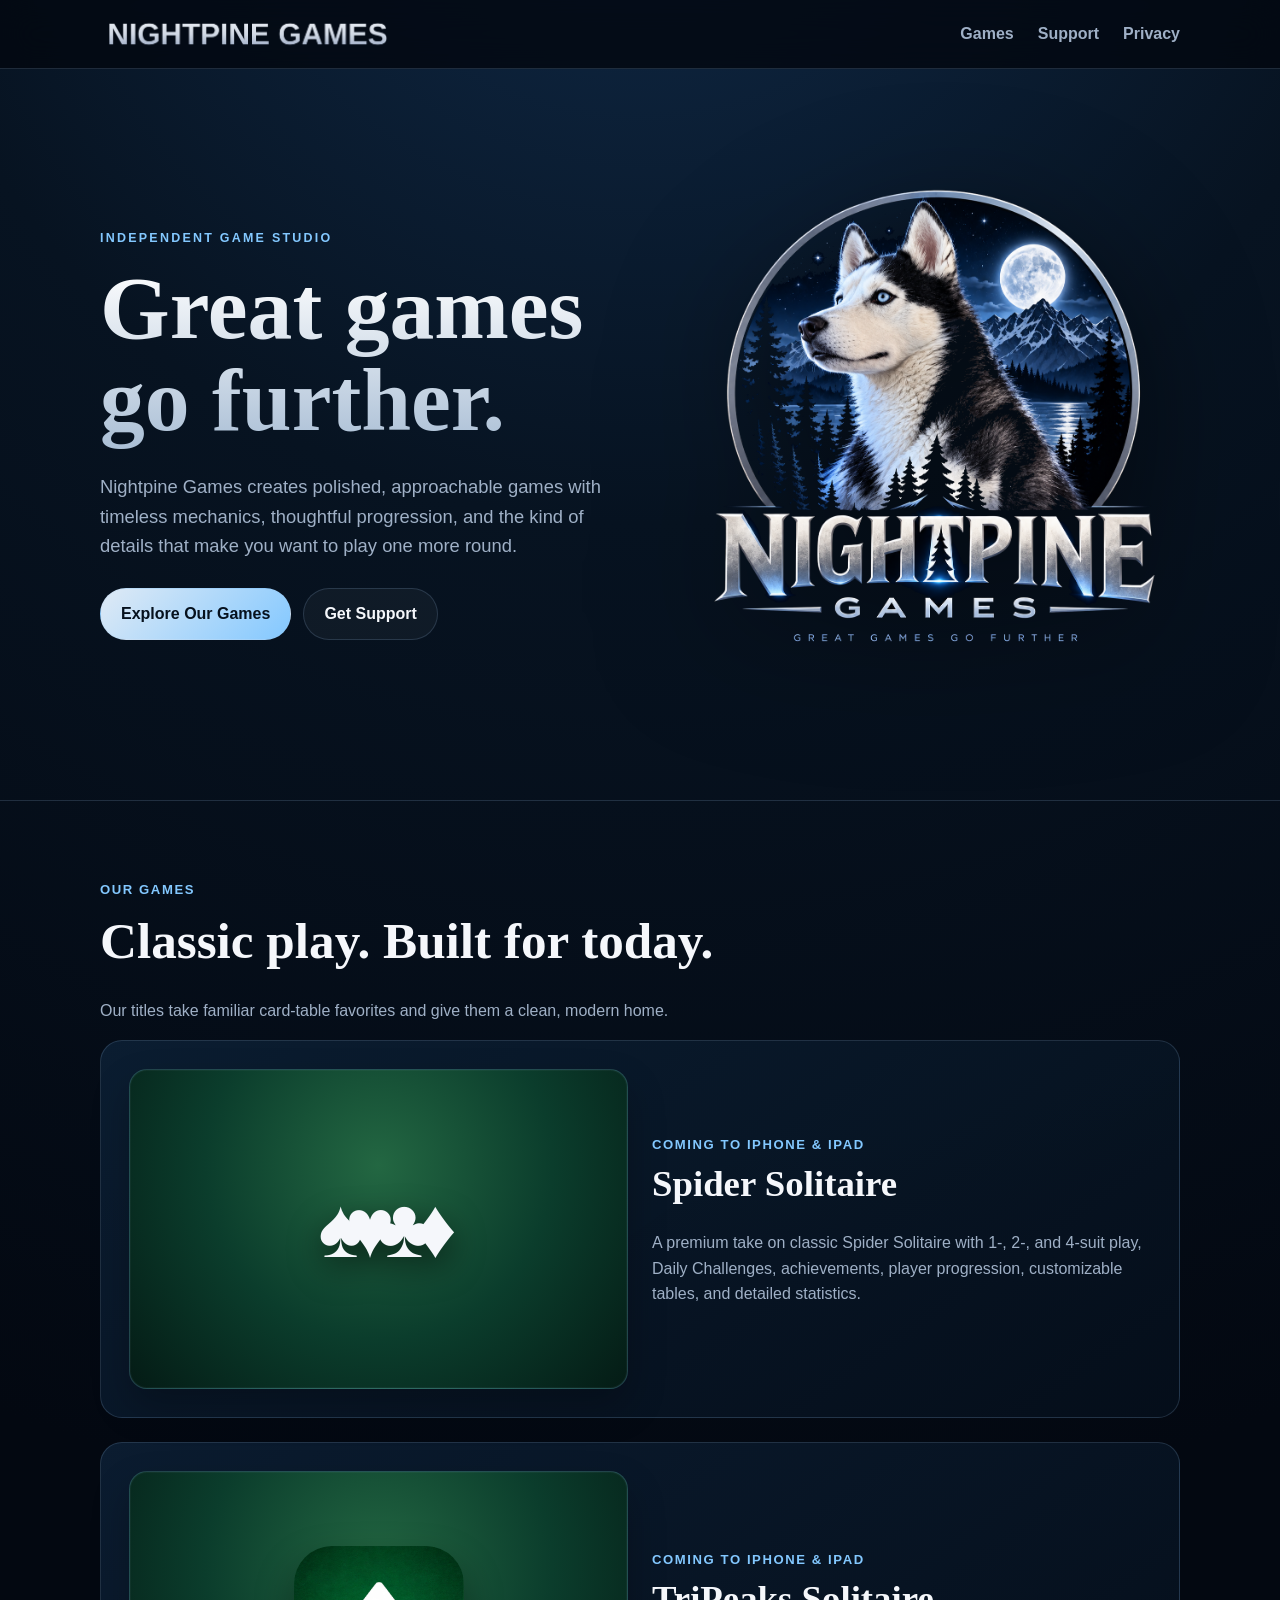
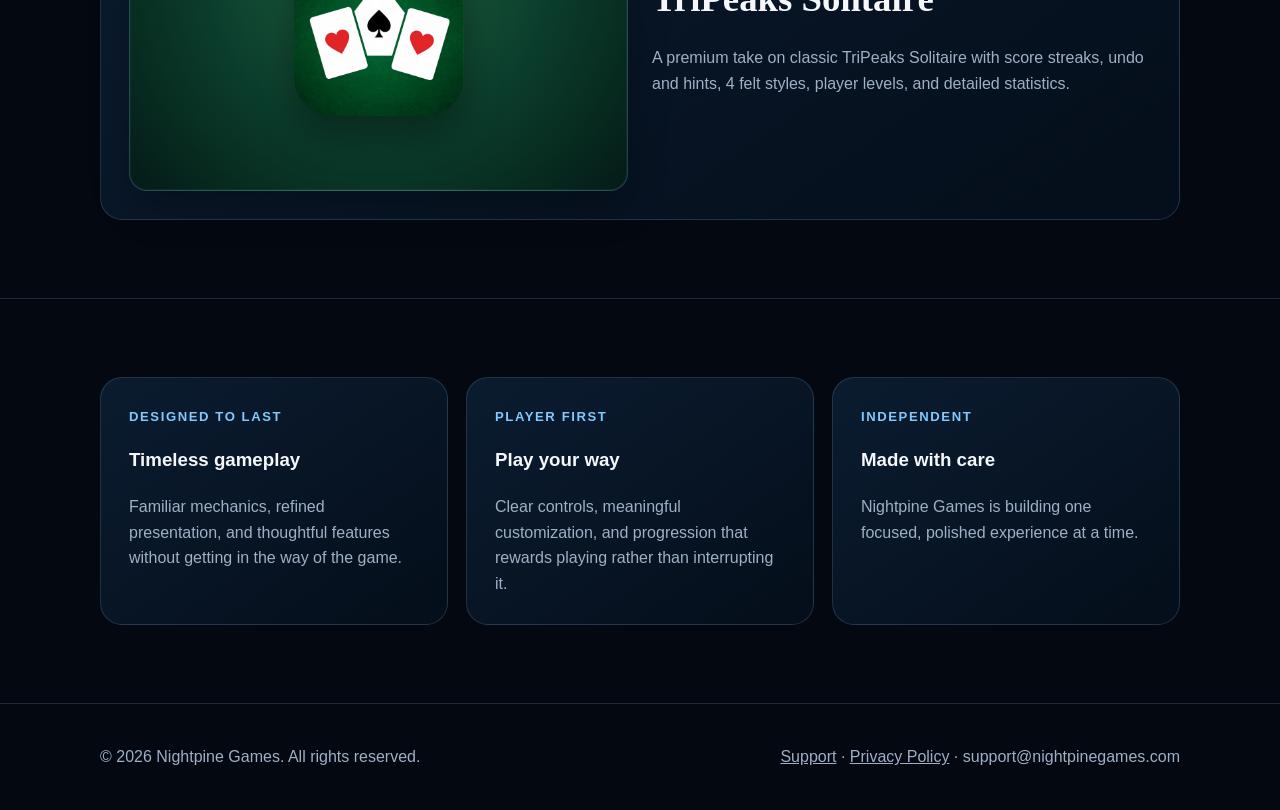
<file: index.html>
<!doctype html><html lang="en"><head><meta charset="utf-8"><meta name="viewport" content="width=device-width,initial-scale=1"><title>Nightpine Games</title><meta name="description" content="Nightpine Games creates polished games built for one more hand, one more challenge, and one more win."><link rel="stylesheet" href="style.css"></head><body><header><nav class="wrap"><a class="brand" href="index.html"><img src="nightpine-nav-logo-v2.png" alt="Nightpine Games" style="height:36px;display:block;"></a><div class="links"><a href="#games">Games</a><a href="support.html">Support</a><a href="privacy.html">Privacy</a></div></nav></header><main><div class="wrap hero"><div class="hero-copy"><div class="eyebrow">Independent Game Studio</div><h1>Great games go further.</h1><p>Nightpine Games creates polished, approachable games with timeless mechanics, thoughtful progression, and the kind of details that make you want to play one more round.</p><div class="actions"><a class="btn primary" href="#games">Explore Our Games</a><a class="btn secondary" href="support.html">Get Support</a></div></div><img class="logo" src="nightpine-logo.png" alt="Nightpine Games logo featuring a husky, moonlit mountains and pine trees"></div><section id="games"><div class="wrap"><div class="meta">Our Games</div><h2>Classic play. Built for today.</h2><p class="lead">Our titles take familiar card-table favorites and give them a clean, modern home.</p><div class="card game"><div class="game-art"><div class="cards">♠️♥️♣️♦️</div></div><div><div class="meta">Coming to iPhone & iPad</div><h2 style="font-size:2.3rem">Spider Solitaire</h2><p class="lead">A premium take on classic Spider Solitaire with 1-, 2-, and 4-suit play, Daily Challenges, achievements, player progression, customizable tables, and detailed statistics.</p></div></div><div class="card game" style="margin-top:24px;"><div class="game-art"><img src="tripeaks-icon.png" alt="TriPeaks Solitaire app icon" style="width:170px;height:170px;border-radius:38px;box-shadow:0 18px 38px rgba(0,0,0,.4);"></div><div><div class="meta">Coming to iPhone & iPad</div><h2 style="font-size:2.3rem">TriPeaks Solitaire</h2><p class="lead">A premium take on classic TriPeaks Solitaire with score streaks, undo and hints, 4 felt styles, player levels, and detailed statistics.</p></div></div></div></section><section><div class="wrap"><div class="grid"><div class="card"><div class="meta">Designed to Last</div><h3>Timeless gameplay</h3><p>Familiar mechanics, refined presentation, and thoughtful features without getting in the way of the game.</p></div><div class="card"><div class="meta">Player First</div><h3>Play your way</h3><p>Clear controls, meaningful customization, and progression that rewards playing rather than interrupting it.</p></div><div class="card"><div class="meta">Independent</div><h3>Made with care</h3><p>Nightpine Games is building one focused, polished experience at a time.</p></div></div></div></section></main><footer><div class="wrap"><div>© 2026 Nightpine Games. All rights reserved.</div><div><a href="support.html">Support</a> · <a href="privacy.html">Privacy Policy</a> · support@nightpinegames.com</div></div></footer></body></html>
</file>
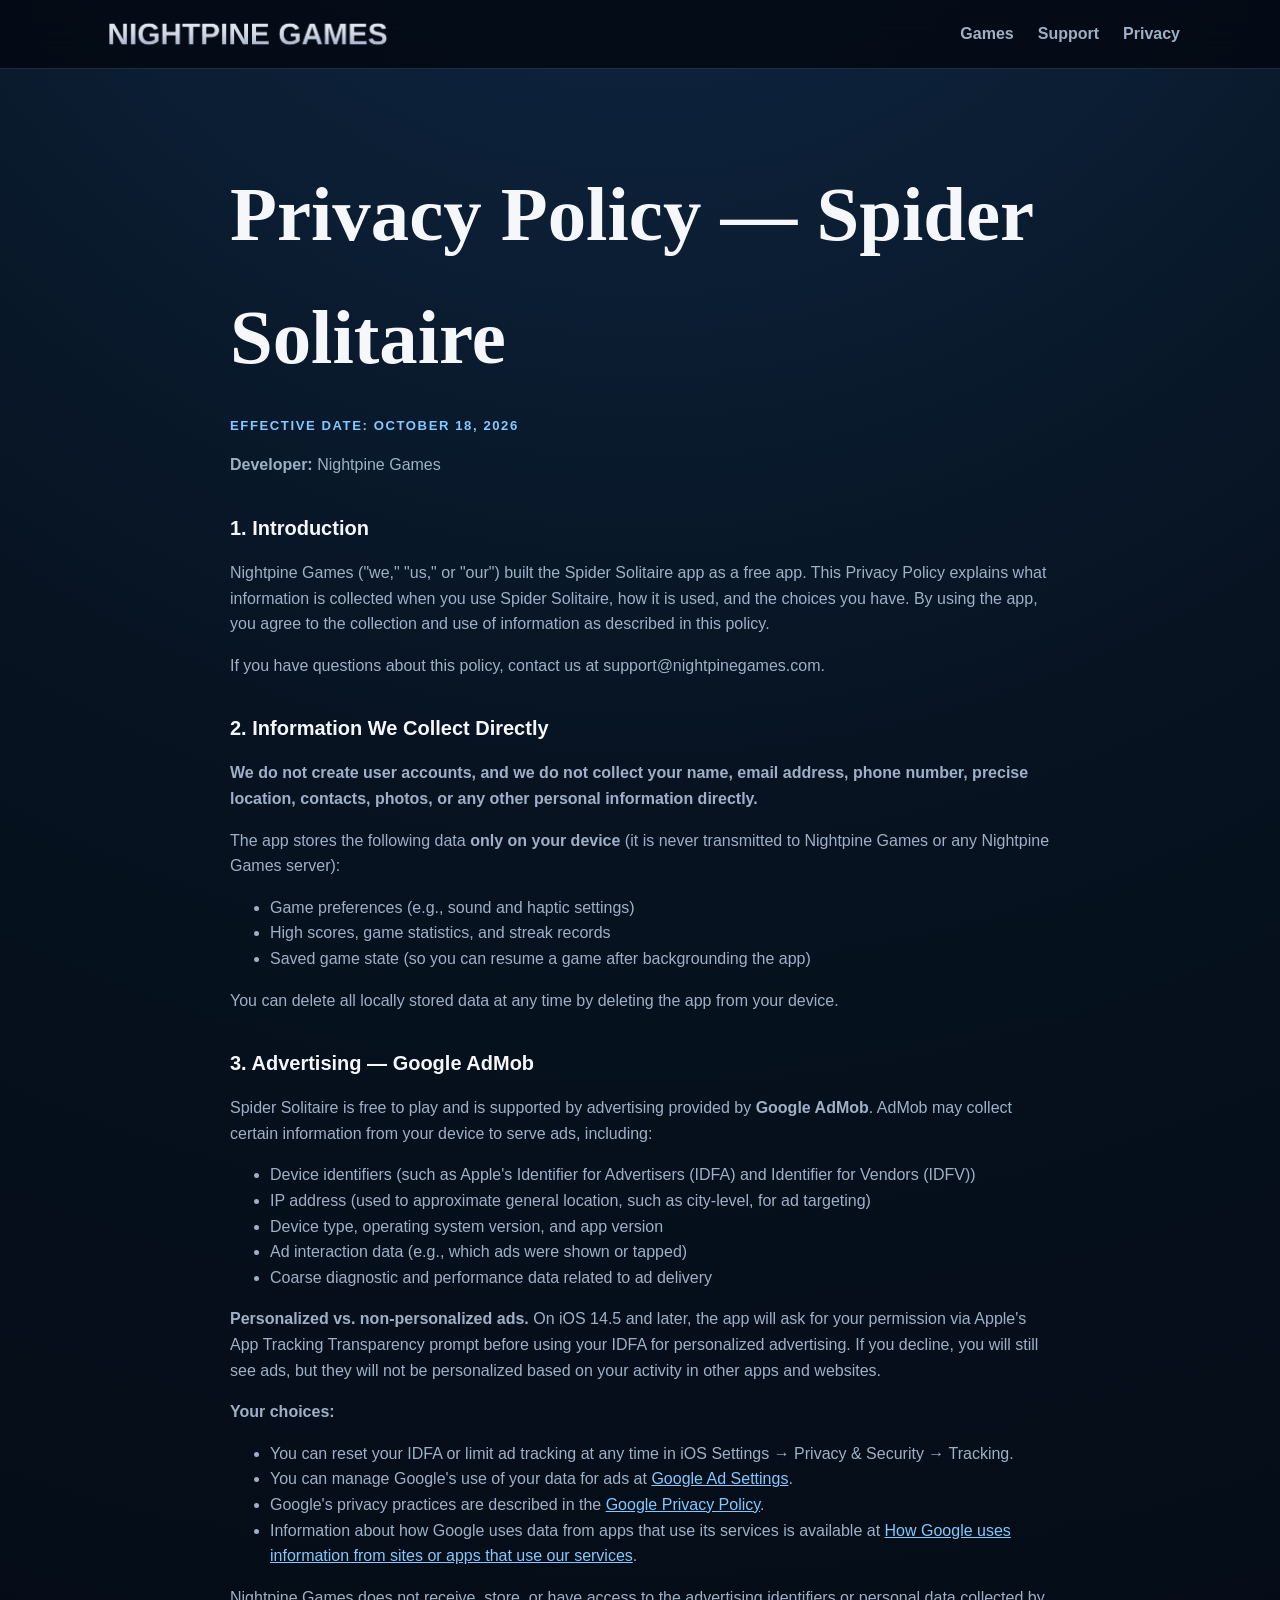
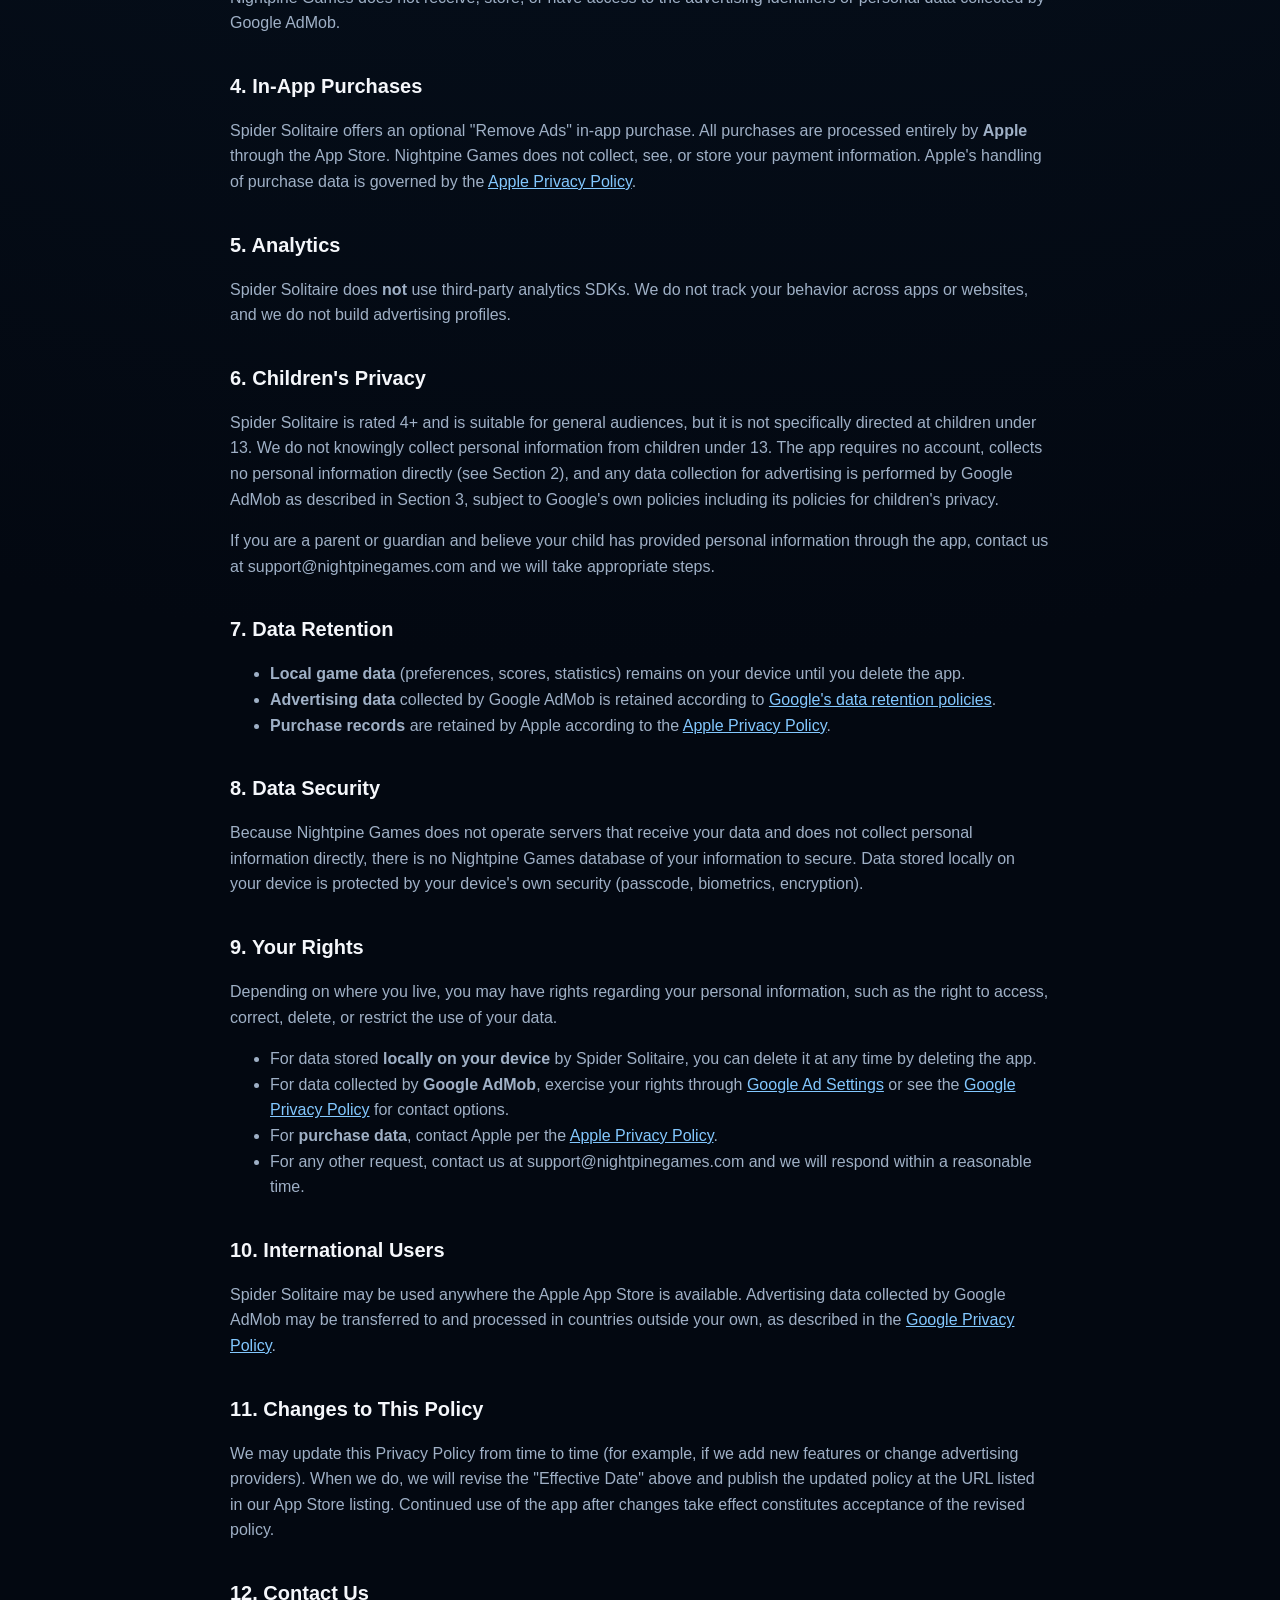
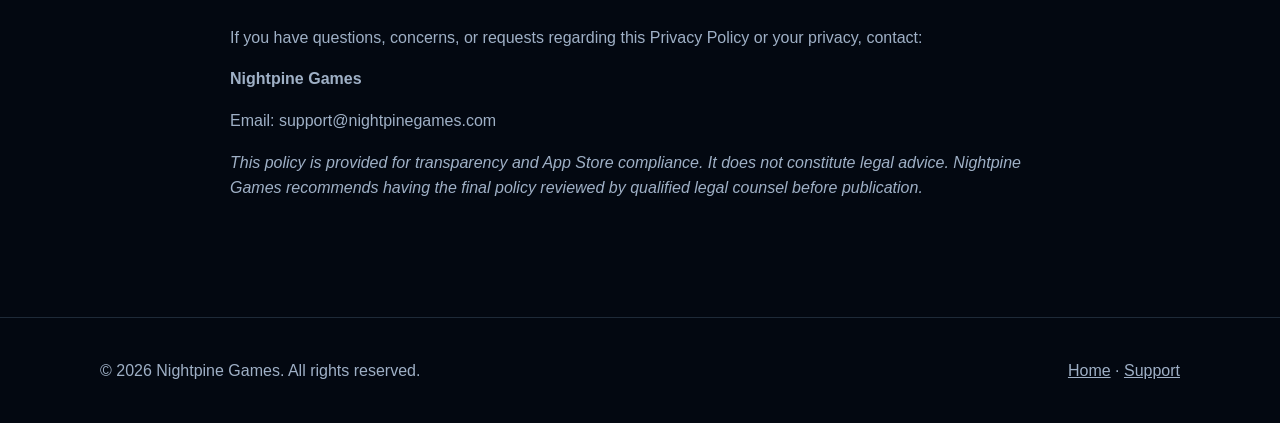
<file: privacy-spider.html>
<!doctype html><html lang="en"><head><meta charset="utf-8"><meta name="viewport" content="width=device-width,initial-scale=1"><title>Privacy Policy — Spider Solitaire | Nightpine Games</title><meta name="description" content="Privacy Policy for the Spider Solitaire app by Nightpine Games."><link rel="stylesheet" href="style.css"></head><body><header><nav class="wrap"><a class="brand" href="index.html"><img src="nightpine-nav-logo-v2.png" alt="Nightpine Games" style="height:36px;display:block;"></a><div class="links"><a href="index.html#games">Games</a><a href="support.html">Support</a><a href="privacy.html">Privacy</a></div></nav></header><main class="legal"><article class="wrap"><h1>Privacy Policy — Spider Solitaire</h1>
<div class="meta"><strong>Effective Date:</strong> October 18, 2026</div>
<p><strong>Developer:</strong> Nightpine Games</p>
<h2>1. Introduction</h2>
<p>Nightpine Games (&quot;we,&quot; &quot;us,&quot; or &quot;our&quot;) built the Spider Solitaire app as a free app. This Privacy Policy explains what information is collected when you use Spider Solitaire, how it is used, and the choices you have. By using the app, you agree to the collection and use of information as described in this policy.</p>
<p>If you have questions about this policy, contact us at support@nightpinegames.com.</p>
<h2>2. Information We Collect Directly</h2>
<p><strong>We do not create user accounts, and we do not collect your name, email address, phone number, precise location, contacts, photos, or any other personal information directly.</strong></p>
<p>The app stores the following data <strong>only on your device</strong> (it is never transmitted to Nightpine Games or any Nightpine Games server):</p>
<ul>
<li>Game preferences (e.g., sound and haptic settings)</li>
<li>High scores, game statistics, and streak records</li>
<li>Saved game state (so you can resume a game after backgrounding the app)</li>
</ul>
<p>You can delete all locally stored data at any time by deleting the app from your device.</p>
<h2>3. Advertising — Google AdMob</h2>
<p>Spider Solitaire is free to play and is supported by advertising provided by <strong>Google AdMob</strong>. AdMob may collect certain information from your device to serve ads, including:</p>
<ul>
<li>Device identifiers (such as Apple&#x27;s Identifier for Advertisers (IDFA) and Identifier for Vendors (IDFV))</li>
<li>IP address (used to approximate general location, such as city-level, for ad targeting)</li>
<li>Device type, operating system version, and app version</li>
<li>Ad interaction data (e.g., which ads were shown or tapped)</li>
<li>Coarse diagnostic and performance data related to ad delivery</li>
</ul>
<p><strong>Personalized vs. non-personalized ads.</strong> On iOS 14.5 and later, the app will ask for your permission via Apple&#x27;s App Tracking Transparency prompt before using your IDFA for personalized advertising. If you decline, you will still see ads, but they will not be personalized based on your activity in other apps and websites.</p>
<p><strong>Your choices:</strong></p>
<ul>
<li>You can reset your IDFA or limit ad tracking at any time in iOS Settings → Privacy &amp; Security → Tracking.</li>
<li>You can manage Google&#x27;s use of your data for ads at <a href="https://adssettings.google.com">Google Ad Settings</a>.</li>
<li>Google&#x27;s privacy practices are described in the <a href="https://policies.google.com/privacy">Google Privacy Policy</a>.</li>
<li>Information about how Google uses data from apps that use its services is available at <a href="https://policies.google.com/technologies/partner-sites">How Google uses information from sites or apps that use our services</a>.</li>
</ul>
<p>Nightpine Games does not receive, store, or have access to the advertising identifiers or personal data collected by Google AdMob.</p>
<h2>4. In-App Purchases</h2>
<p>Spider Solitaire offers an optional &quot;Remove Ads&quot; in-app purchase. All purchases are processed entirely by <strong>Apple</strong> through the App Store. Nightpine Games does not collect, see, or store your payment information. Apple&#x27;s handling of purchase data is governed by the <a href="https://www.apple.com/legal/privacy/">Apple Privacy Policy</a>.</p>
<h2>5. Analytics</h2>
<p>Spider Solitaire does <strong>not</strong> use third-party analytics SDKs. We do not track your behavior across apps or websites, and we do not build advertising profiles.</p>
<h2>6. Children&#x27;s Privacy</h2>
<p>Spider Solitaire is rated 4+ and is suitable for general audiences, but it is not specifically directed at children under 13. We do not knowingly collect personal information from children under 13. The app requires no account, collects no personal information directly (see Section 2), and any data collection for advertising is performed by Google AdMob as described in Section 3, subject to Google&#x27;s own policies including its policies for children&#x27;s privacy.</p>
<p>If you are a parent or guardian and believe your child has provided personal information through the app, contact us at support@nightpinegames.com and we will take appropriate steps.</p>
<h2>7. Data Retention</h2>
<ul>
<li><strong>Local game data</strong> (preferences, scores, statistics) remains on your device until you delete the app.</li>
<li><strong>Advertising data</strong> collected by Google AdMob is retained according to <a href="https://policies.google.com/privacy">Google&#x27;s data retention policies</a>.</li>
<li><strong>Purchase records</strong> are retained by Apple according to the <a href="https://www.apple.com/legal/privacy/">Apple Privacy Policy</a>.</li>
</ul>
<h2>8. Data Security</h2>
<p>Because Nightpine Games does not operate servers that receive your data and does not collect personal information directly, there is no Nightpine Games database of your information to secure. Data stored locally on your device is protected by your device&#x27;s own security (passcode, biometrics, encryption).</p>
<h2>9. Your Rights</h2>
<p>Depending on where you live, you may have rights regarding your personal information, such as the right to access, correct, delete, or restrict the use of your data.</p>
<ul>
<li>For data stored <strong>locally on your device</strong> by Spider Solitaire, you can delete it at any time by deleting the app.</li>
<li>For data collected by <strong>Google AdMob</strong>, exercise your rights through <a href="https://adssettings.google.com">Google Ad Settings</a> or see the <a href="https://policies.google.com/privacy">Google Privacy Policy</a> for contact options.</li>
<li>For <strong>purchase data</strong>, contact Apple per the <a href="https://www.apple.com/legal/privacy/">Apple Privacy Policy</a>.</li>
<li>For any other request, contact us at support@nightpinegames.com and we will respond within a reasonable time.</li>
</ul>
<h2>10. International Users</h2>
<p>Spider Solitaire may be used anywhere the Apple App Store is available. Advertising data collected by Google AdMob may be transferred to and processed in countries outside your own, as described in the <a href="https://policies.google.com/privacy">Google Privacy Policy</a>.</p>
<h2>11. Changes to This Policy</h2>
<p>We may update this Privacy Policy from time to time (for example, if we add new features or change advertising providers). When we do, we will revise the &quot;Effective Date&quot; above and publish the updated policy at the URL listed in our App Store listing. Continued use of the app after changes take effect constitutes acceptance of the revised policy.</p>
<h2>12. Contact Us</h2>
<p>If you have questions, concerns, or requests regarding this Privacy Policy or your privacy, contact:</p>
<p><strong>Nightpine Games</strong></p>
<p>Email: support@nightpinegames.com</p>
<p><em>This policy is provided for transparency and App Store compliance. It does not constitute legal advice. Nightpine Games recommends having the final policy reviewed by qualified legal counsel before publication.</em></p></article></main><footer><div class="wrap"><div>© 2026 Nightpine Games. All rights reserved.</div><div><a href="index.html">Home</a> · <a href="support.html">Support</a></div></div></footer></body></html>
</file>
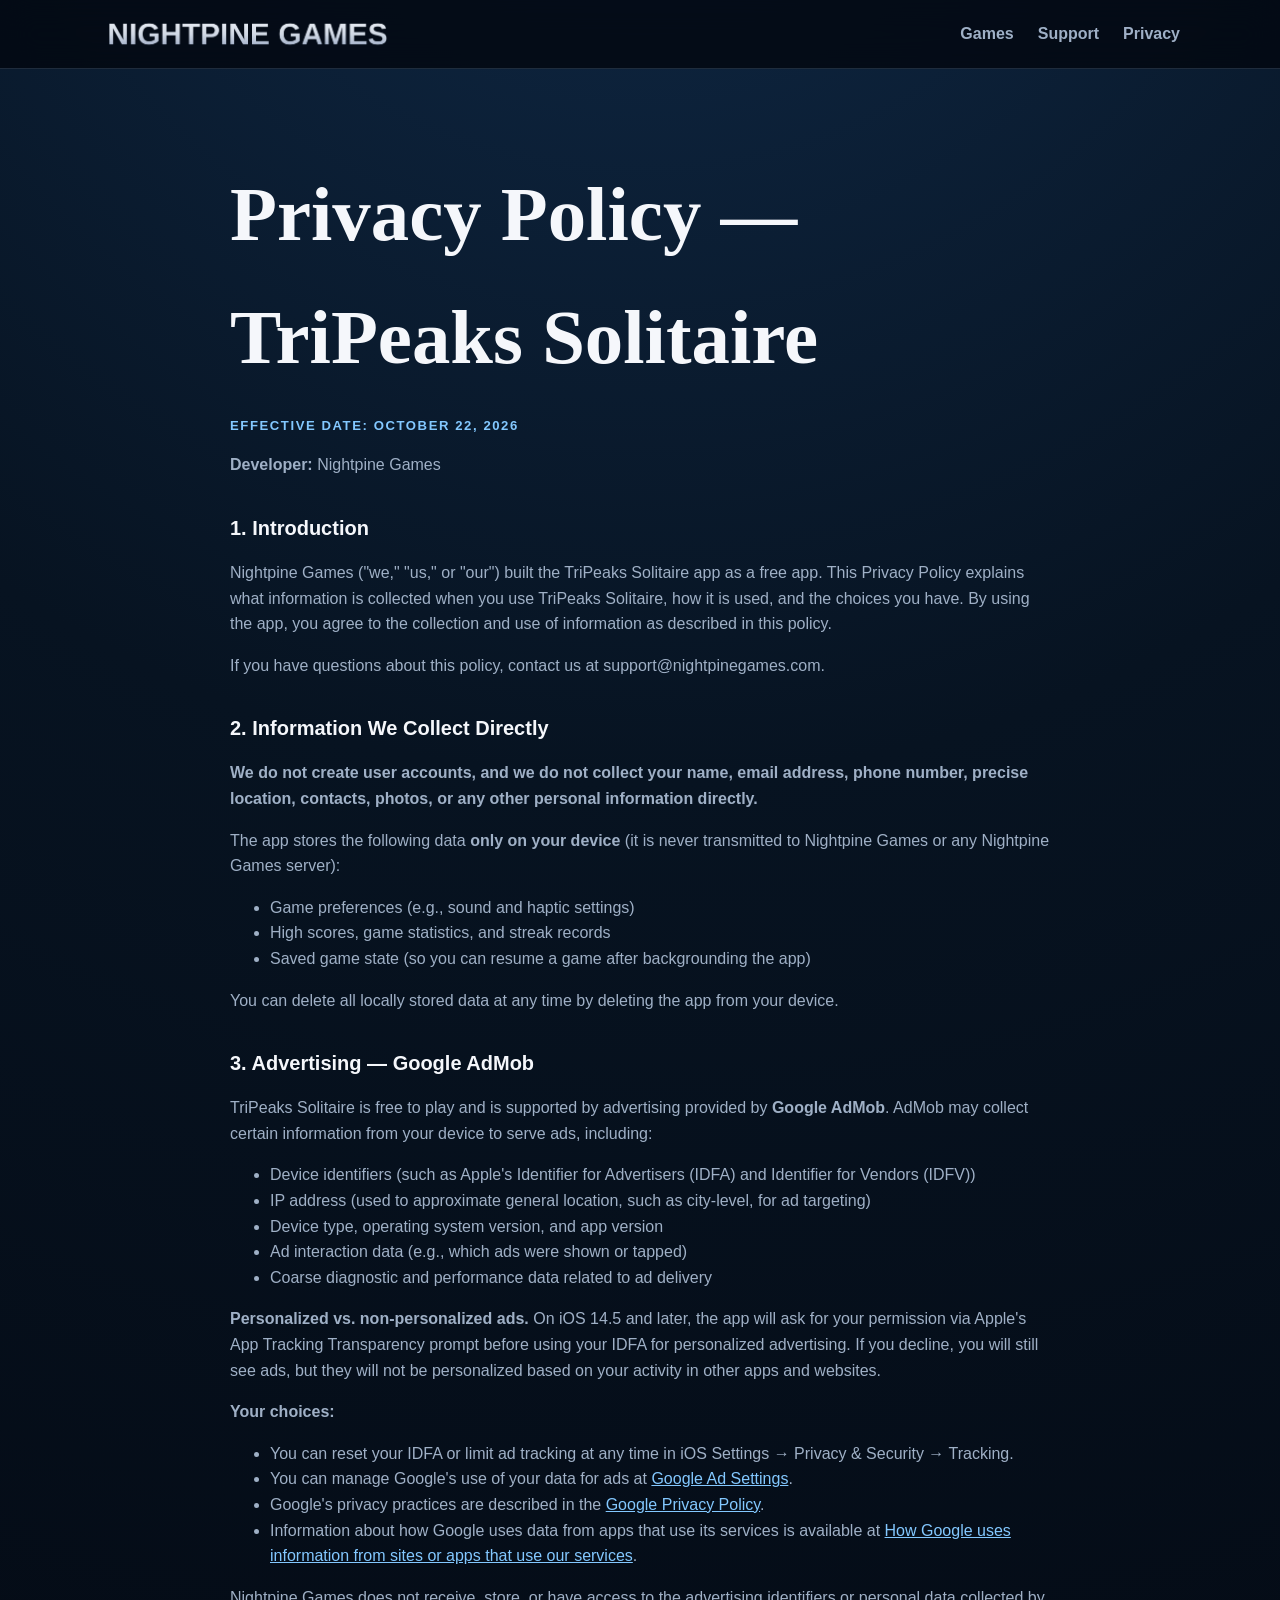
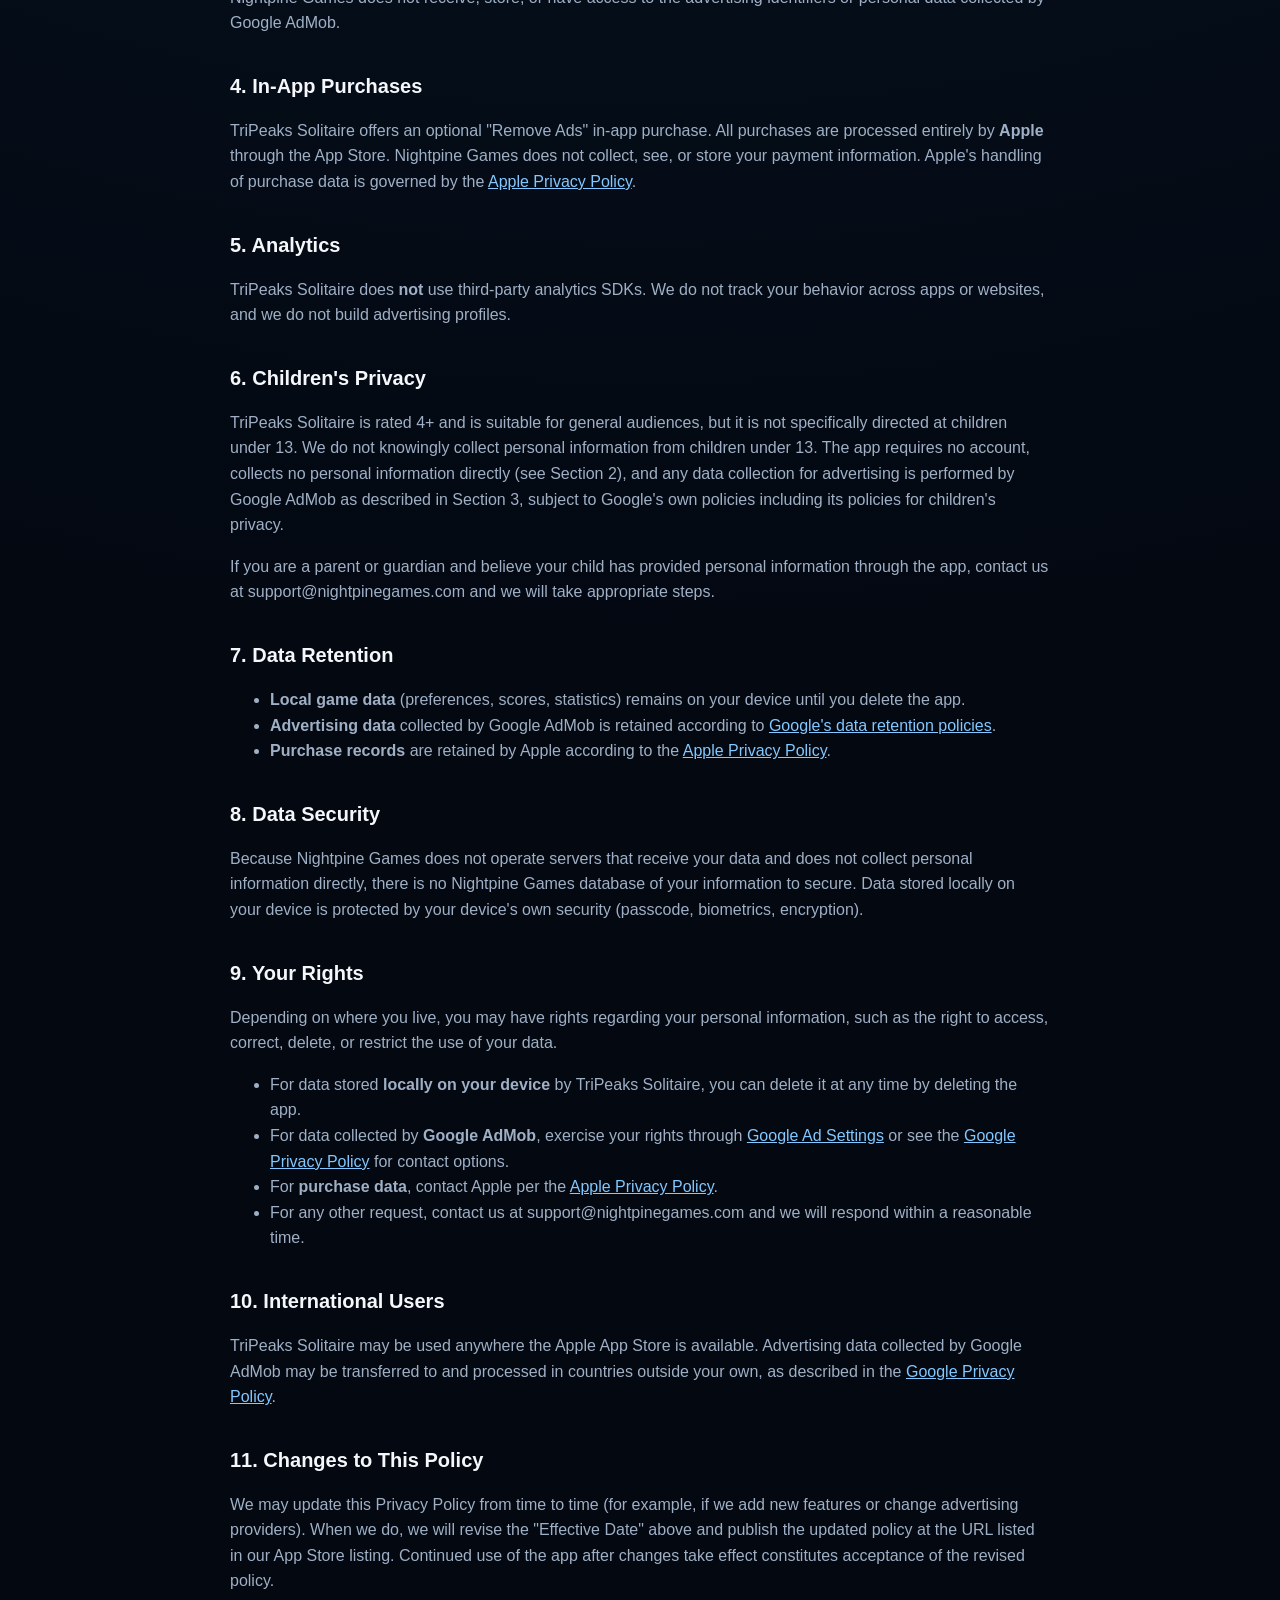
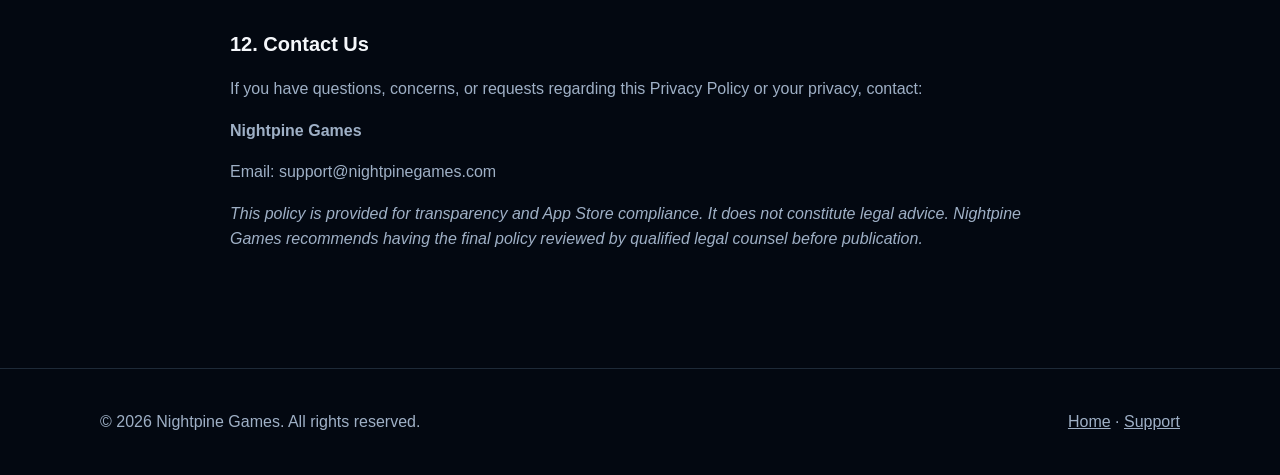
<file: privacy-tripeaks.html>
<!doctype html><html lang="en"><head><meta charset="utf-8"><meta name="viewport" content="width=device-width,initial-scale=1"><title>Privacy Policy — TriPeaks Solitaire | Nightpine Games</title><meta name="description" content="Privacy Policy for the TriPeaks Solitaire app by Nightpine Games."><link rel="stylesheet" href="style.css"></head><body><header><nav class="wrap"><a class="brand" href="index.html"><img src="nightpine-nav-logo-v2.png" alt="Nightpine Games" style="height:36px;display:block;"></a><div class="links"><a href="index.html#games">Games</a><a href="support.html">Support</a><a href="privacy.html">Privacy</a></div></nav></header><main class="legal"><article class="wrap"><h1>Privacy Policy — TriPeaks Solitaire</h1>
<div class="meta"><strong>Effective Date:</strong> October 22, 2026</div>
<p><strong>Developer:</strong> Nightpine Games</p>
<h2>1. Introduction</h2>
<p>Nightpine Games (&quot;we,&quot; &quot;us,&quot; or &quot;our&quot;) built the TriPeaks Solitaire app as a free app. This Privacy Policy explains what information is collected when you use TriPeaks Solitaire, how it is used, and the choices you have. By using the app, you agree to the collection and use of information as described in this policy.</p>
<p>If you have questions about this policy, contact us at support@nightpinegames.com.</p>
<h2>2. Information We Collect Directly</h2>
<p><strong>We do not create user accounts, and we do not collect your name, email address, phone number, precise location, contacts, photos, or any other personal information directly.</strong></p>
<p>The app stores the following data <strong>only on your device</strong> (it is never transmitted to Nightpine Games or any Nightpine Games server):</p>
<ul>
<li>Game preferences (e.g., sound and haptic settings)</li>
<li>High scores, game statistics, and streak records</li>
<li>Saved game state (so you can resume a game after backgrounding the app)</li>
</ul>
<p>You can delete all locally stored data at any time by deleting the app from your device.</p>
<h2>3. Advertising — Google AdMob</h2>
<p>TriPeaks Solitaire is free to play and is supported by advertising provided by <strong>Google AdMob</strong>. AdMob may collect certain information from your device to serve ads, including:</p>
<ul>
<li>Device identifiers (such as Apple&#x27;s Identifier for Advertisers (IDFA) and Identifier for Vendors (IDFV))</li>
<li>IP address (used to approximate general location, such as city-level, for ad targeting)</li>
<li>Device type, operating system version, and app version</li>
<li>Ad interaction data (e.g., which ads were shown or tapped)</li>
<li>Coarse diagnostic and performance data related to ad delivery</li>
</ul>
<p><strong>Personalized vs. non-personalized ads.</strong> On iOS 14.5 and later, the app will ask for your permission via Apple&#x27;s App Tracking Transparency prompt before using your IDFA for personalized advertising. If you decline, you will still see ads, but they will not be personalized based on your activity in other apps and websites.</p>
<p><strong>Your choices:</strong></p>
<ul>
<li>You can reset your IDFA or limit ad tracking at any time in iOS Settings → Privacy &amp; Security → Tracking.</li>
<li>You can manage Google&#x27;s use of your data for ads at <a href="https://adssettings.google.com">Google Ad Settings</a>.</li>
<li>Google&#x27;s privacy practices are described in the <a href="https://policies.google.com/privacy">Google Privacy Policy</a>.</li>
<li>Information about how Google uses data from apps that use its services is available at <a href="https://policies.google.com/technologies/partner-sites">How Google uses information from sites or apps that use our services</a>.</li>
</ul>
<p>Nightpine Games does not receive, store, or have access to the advertising identifiers or personal data collected by Google AdMob.</p>
<h2>4. In-App Purchases</h2>
<p>TriPeaks Solitaire offers an optional &quot;Remove Ads&quot; in-app purchase. All purchases are processed entirely by <strong>Apple</strong> through the App Store. Nightpine Games does not collect, see, or store your payment information. Apple&#x27;s handling of purchase data is governed by the <a href="https://www.apple.com/legal/privacy/">Apple Privacy Policy</a>.</p>
<h2>5. Analytics</h2>
<p>TriPeaks Solitaire does <strong>not</strong> use third-party analytics SDKs. We do not track your behavior across apps or websites, and we do not build advertising profiles.</p>
<h2>6. Children&#x27;s Privacy</h2>
<p>TriPeaks Solitaire is rated 4+ and is suitable for general audiences, but it is not specifically directed at children under 13. We do not knowingly collect personal information from children under 13. The app requires no account, collects no personal information directly (see Section 2), and any data collection for advertising is performed by Google AdMob as described in Section 3, subject to Google&#x27;s own policies including its policies for children&#x27;s privacy.</p>
<p>If you are a parent or guardian and believe your child has provided personal information through the app, contact us at support@nightpinegames.com and we will take appropriate steps.</p>
<h2>7. Data Retention</h2>
<ul>
<li><strong>Local game data</strong> (preferences, scores, statistics) remains on your device until you delete the app.</li>
<li><strong>Advertising data</strong> collected by Google AdMob is retained according to <a href="https://policies.google.com/privacy">Google&#x27;s data retention policies</a>.</li>
<li><strong>Purchase records</strong> are retained by Apple according to the <a href="https://www.apple.com/legal/privacy/">Apple Privacy Policy</a>.</li>
</ul>
<h2>8. Data Security</h2>
<p>Because Nightpine Games does not operate servers that receive your data and does not collect personal information directly, there is no Nightpine Games database of your information to secure. Data stored locally on your device is protected by your device&#x27;s own security (passcode, biometrics, encryption).</p>
<h2>9. Your Rights</h2>
<p>Depending on where you live, you may have rights regarding your personal information, such as the right to access, correct, delete, or restrict the use of your data.</p>
<ul>
<li>For data stored <strong>locally on your device</strong> by TriPeaks Solitaire, you can delete it at any time by deleting the app.</li>
<li>For data collected by <strong>Google AdMob</strong>, exercise your rights through <a href="https://adssettings.google.com">Google Ad Settings</a> or see the <a href="https://policies.google.com/privacy">Google Privacy Policy</a> for contact options.</li>
<li>For <strong>purchase data</strong>, contact Apple per the <a href="https://www.apple.com/legal/privacy/">Apple Privacy Policy</a>.</li>
<li>For any other request, contact us at support@nightpinegames.com and we will respond within a reasonable time.</li>
</ul>
<h2>10. International Users</h2>
<p>TriPeaks Solitaire may be used anywhere the Apple App Store is available. Advertising data collected by Google AdMob may be transferred to and processed in countries outside your own, as described in the <a href="https://policies.google.com/privacy">Google Privacy Policy</a>.</p>
<h2>11. Changes to This Policy</h2>
<p>We may update this Privacy Policy from time to time (for example, if we add new features or change advertising providers). When we do, we will revise the &quot;Effective Date&quot; above and publish the updated policy at the URL listed in our App Store listing. Continued use of the app after changes take effect constitutes acceptance of the revised policy.</p>
<h2>12. Contact Us</h2>
<p>If you have questions, concerns, or requests regarding this Privacy Policy or your privacy, contact:</p>
<p><strong>Nightpine Games</strong></p>
<p>Email: support@nightpinegames.com</p>
<p><em>This policy is provided for transparency and App Store compliance. It does not constitute legal advice. Nightpine Games recommends having the final policy reviewed by qualified legal counsel before publication.</em></p></article></main><footer><div class="wrap"><div>© 2026 Nightpine Games. All rights reserved.</div><div><a href="index.html">Home</a> · <a href="support.html">Support</a></div></div></footer></body></html>
</file>
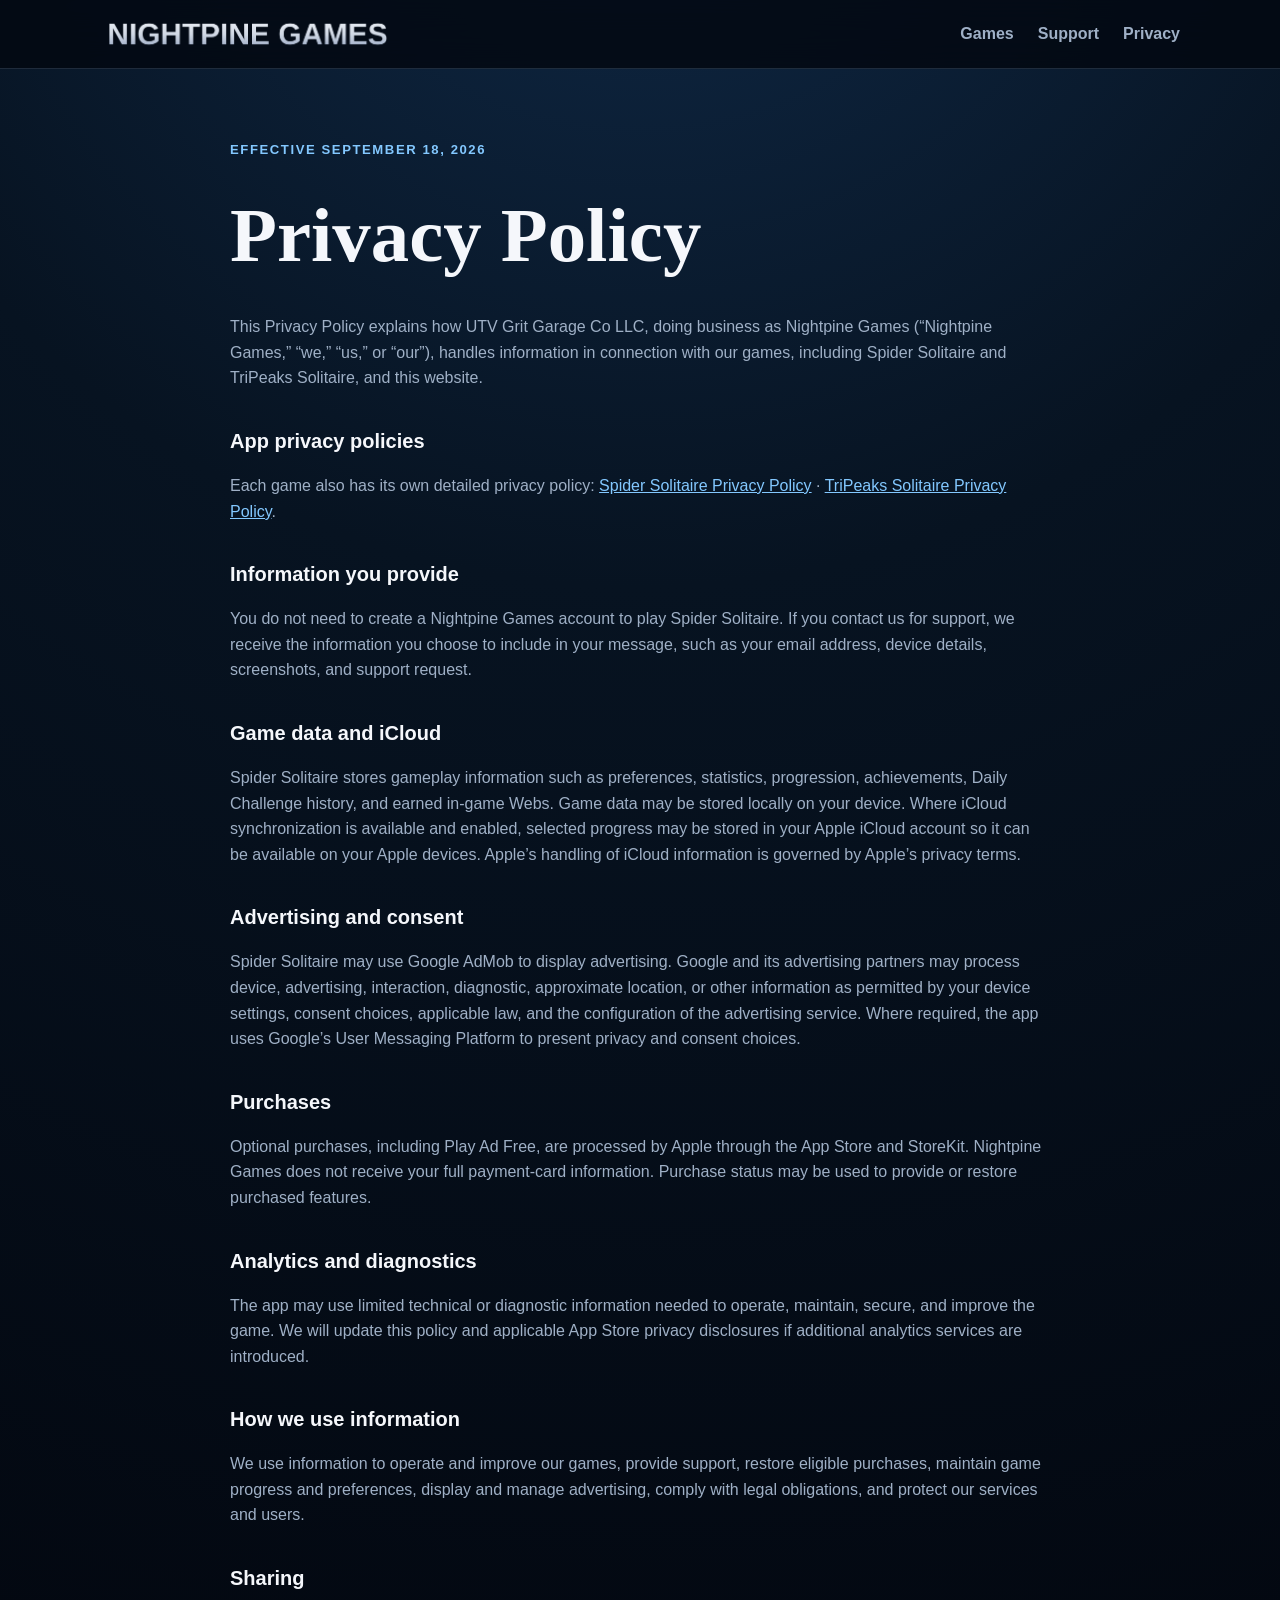
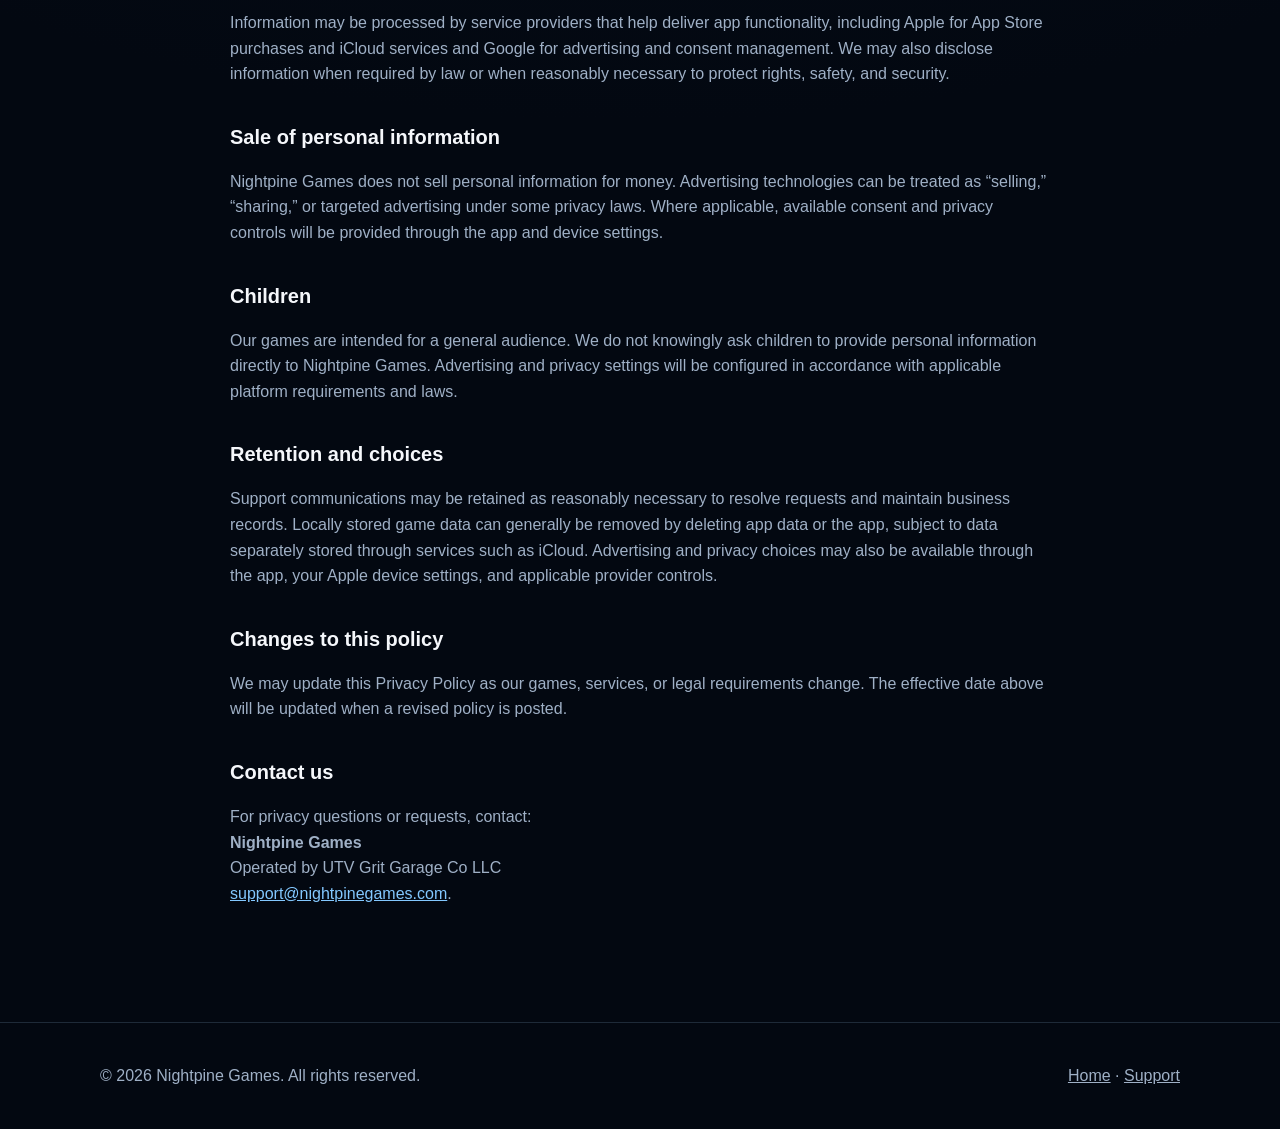
<file: privacy.html>
<!doctype html><html lang="en"><head><meta charset="utf-8"><meta name="viewport" content="width=device-width,initial-scale=1"><title>Privacy Policy | Nightpine Games</title><meta name="description" content="Privacy Policy for Nightpine Games, Spider Solitaire, and TriPeaks Solitaire."><link rel="stylesheet" href="style.css"></head><body><header><nav class="wrap"><a class="brand" href="index.html"><img src="nightpine-nav-logo-v2.png" alt="Nightpine Games" style="height:36px;display:block;"></a><div class="links"><a href="index.html#games">Games</a><a href="support.html">Support</a><a href="privacy.html">Privacy</a></div></nav></header><main class="legal"><article class="wrap"><div class="meta">Effective September 18, 2026</div><h1>Privacy Policy</h1><p>This Privacy Policy explains how UTV Grit Garage Co LLC, doing business as Nightpine Games (“Nightpine Games,” “we,” “us,” or “our”), handles information in connection with our games, including Spider Solitaire and TriPeaks Solitaire, and this website.</p><h2>App privacy policies</h2><p>Each game also has its own detailed privacy policy: <a href="privacy-spider.html">Spider Solitaire Privacy Policy</a> · <a href="privacy-tripeaks.html">TriPeaks Solitaire Privacy Policy</a>.</p><h2>Information you provide</h2><p>You do not need to create a Nightpine Games account to play Spider Solitaire. If you contact us for support, we receive the information you choose to include in your message, such as your email address, device details, screenshots, and support request.</p><h2>Game data and iCloud</h2><p>Spider Solitaire stores gameplay information such as preferences, statistics, progression, achievements, Daily Challenge history, and earned in-game Webs. Game data may be stored locally on your device. Where iCloud synchronization is available and enabled, selected progress may be stored in your Apple iCloud account so it can be available on your Apple devices. Apple’s handling of iCloud information is governed by Apple’s privacy terms.</p><h2>Advertising and consent</h2><p>Spider Solitaire may use Google AdMob to display advertising. Google and its advertising partners may process device, advertising, interaction, diagnostic, approximate location, or other information as permitted by your device settings, consent choices, applicable law, and the configuration of the advertising service. Where required, the app uses Google’s User Messaging Platform to present privacy and consent choices.</p><h2>Purchases</h2><p>Optional purchases, including Play Ad Free, are processed by Apple through the App Store and StoreKit. Nightpine Games does not receive your full payment-card information. Purchase status may be used to provide or restore purchased features.</p><h2>Analytics and diagnostics</h2><p>The app may use limited technical or diagnostic information needed to operate, maintain, secure, and improve the game. We will update this policy and applicable App Store privacy disclosures if additional analytics services are introduced.</p><h2>How we use information</h2><p>We use information to operate and improve our games, provide support, restore eligible purchases, maintain game progress and preferences, display and manage advertising, comply with legal obligations, and protect our services and users.</p><h2>Sharing</h2><p>Information may be processed by service providers that help deliver app functionality, including Apple for App Store purchases and iCloud services and Google for advertising and consent management. We may also disclose information when required by law or when reasonably necessary to protect rights, safety, and security.</p><h2>Sale of personal information</h2><p>Nightpine Games does not sell personal information for money. Advertising technologies can be treated as “selling,” “sharing,” or targeted advertising under some privacy laws. Where applicable, available consent and privacy controls will be provided through the app and device settings.</p><h2>Children</h2><p>Our games are intended for a general audience. We do not knowingly ask children to provide personal information directly to Nightpine Games. Advertising and privacy settings will be configured in accordance with applicable platform requirements and laws.</p><h2>Retention and choices</h2><p>Support communications may be retained as reasonably necessary to resolve requests and maintain business records. Locally stored game data can generally be removed by deleting app data or the app, subject to data separately stored through services such as iCloud. Advertising and privacy choices may also be available through the app, your Apple device settings, and applicable provider controls.</p><h2>Changes to this policy</h2><p>We may update this Privacy Policy as our games, services, or legal requirements change. The effective date above will be updated when a revised policy is posted.</p><h2>Contact us</h2><p>For privacy questions or requests, contact:<br><strong>Nightpine Games</strong><br>Operated by UTV Grit Garage Co LLC<br><a href="mailto:support@nightpinegames.com">support@nightpinegames.com</a>.</p></article></main><footer><div class="wrap"><div>© 2026 Nightpine Games. All rights reserved.</div><div><a href="index.html">Home</a> · <a href="support.html">Support</a></div></div></footer></body></html>
</file>
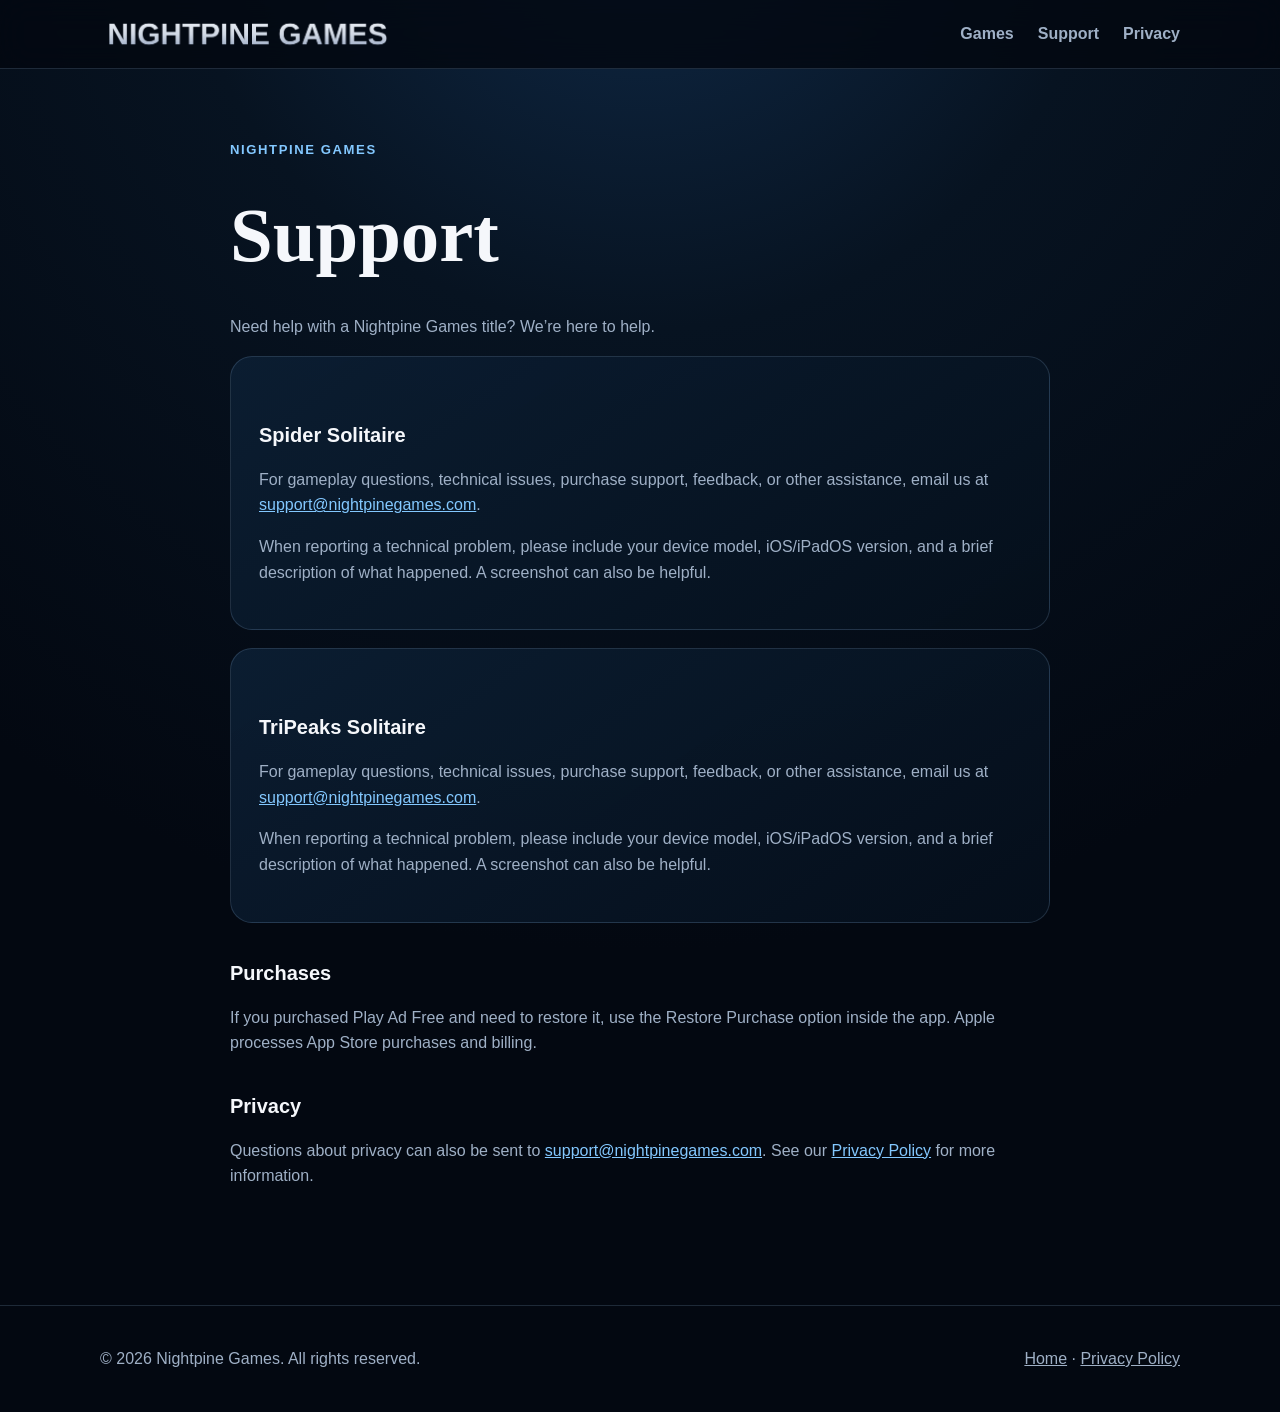
<file: support.html>
<!doctype html><html lang="en"><head><meta charset="utf-8"><meta name="viewport" content="width=device-width,initial-scale=1"><title>Support | Nightpine Games</title><meta name="description" content="Support for Nightpine Games, Spider Solitaire, and TriPeaks Solitaire."><link rel="stylesheet" href="style.css"></head><body><header><nav class="wrap"><a class="brand" href="index.html"><img src="nightpine-nav-logo-v2.png" alt="Nightpine Games" style="height:36px;display:block;"></a><div class="links"><a href="index.html#games">Games</a><a href="support.html">Support</a><a href="privacy.html">Privacy</a></div></nav></header><main class="legal"><article class="wrap"><div class="meta">Nightpine Games</div><h1>Support</h1><p>Need help with a Nightpine Games title? We’re here to help.</p><div class="card"><h2>Spider Solitaire</h2><p>For gameplay questions, technical issues, purchase support, feedback, or other assistance, email us at <a href="mailto:support@nightpinegames.com">support@nightpinegames.com</a>.</p><p>When reporting a technical problem, please include your device model, iOS/iPadOS version, and a brief description of what happened. A screenshot can also be helpful.</p></div><div class="card" style="margin-top:18px;"><h2>TriPeaks Solitaire</h2><p>For gameplay questions, technical issues, purchase support, feedback, or other assistance, email us at <a href="mailto:support@nightpinegames.com">support@nightpinegames.com</a>.</p><p>When reporting a technical problem, please include your device model, iOS/iPadOS version, and a brief description of what happened. A screenshot can also be helpful.</p></div><h2>Purchases</h2><p>If you purchased Play Ad Free and need to restore it, use the Restore Purchase option inside the app. Apple processes App Store purchases and billing.</p><h2>Privacy</h2><p>Questions about privacy can also be sent to <a href="mailto:support@nightpinegames.com">support@nightpinegames.com</a>. See our <a href="privacy.html">Privacy Policy</a> for more information.</p></article></main><footer><div class="wrap"><div>© 2026 Nightpine Games. All rights reserved.</div><div><a href="index.html">Home</a> · <a href="privacy.html">Privacy Policy</a></div></div></footer></body></html>
</file>
<file: style.css>
:root{--bg:#030811;--panel:#071321;--text:#f5f7fb;--muted:#9fb0c6;--ice:#83c8ff;--silver:#d8e2ef;--line:rgba(153,196,232,.18)}*{box-sizing:border-box}html{scroll-behavior:smooth}body{margin:0;font-family:Inter,-apple-system,BlinkMacSystemFont,"Segoe UI",sans-serif;background:radial-gradient(circle at 50% -10%,#102b4a 0,#071321 28%,#030811 65%);color:var(--text);line-height:1.6}a{color:inherit}.wrap{width:min(1080px,calc(100% - 36px));margin:auto}header{position:sticky;top:0;z-index:10;background:rgba(3,8,17,.82);backdrop-filter:blur(16px);border-bottom:1px solid var(--line)}nav{height:68px;display:flex;align-items:center;justify-content:space-between}.brand{font-weight:800;letter-spacing:.08em;text-decoration:none}.brand span{color:var(--ice)}.links{display:flex;gap:24px}.links a{text-decoration:none;color:var(--muted);font-weight:600}.links a:hover{color:#fff}.hero{min-height:720px;display:grid;grid-template-columns:1.05fr .95fr;align-items:center;gap:50px;padding:72px 0}.eyebrow{color:var(--ice);font-weight:800;letter-spacing:.18em;font-size:.78rem;text-transform:uppercase}.hero h1{font-family:Georgia,serif;font-size:clamp(3.2rem,7vw,6.5rem);line-height:1.02;margin:.15em 0 .22em;padding-bottom:.08em;background:linear-gradient(#fff,#a9bed5);-webkit-background-clip:text;color:transparent}.hero p{font-size:1.15rem;color:var(--muted);max-width:620px}.logo{width:100%;filter:drop-shadow(0 30px 60px rgba(0,0,0,.5));border-radius:28px}.actions{display:flex;gap:12px;margin-top:28px;flex-wrap:wrap}.btn{display:inline-block;text-decoration:none;border-radius:999px;padding:12px 20px;font-weight:800;border:1px solid var(--line)}.btn.primary{background:linear-gradient(135deg,#dfeaf5,#83c8ff);color:#06111d}.btn.secondary{background:rgba(255,255,255,.04)}section{padding:78px 0;border-top:1px solid var(--line);scroll-margin-top:68px}h2{font-family:Georgia,serif;font-size:clamp(2rem,4vw,3.4rem);margin:0 0 14px}.lead{color:var(--muted);max-width:720px}.card{background:linear-gradient(145deg,rgba(12,31,52,.9),rgba(5,15,27,.92));border:1px solid var(--line);border-radius:22px;padding:28px}.game{display:grid;grid-template-columns:1fr 1fr;gap:24px;align-items:center}.game-art{min-height:320px;border-radius:18px;background:radial-gradient(circle at 50% 30%,#236742,#0b3d2c 52%,#041b15);display:grid;place-items:center;border:1px solid rgba(131,200,255,.22);box-shadow:inset 0 0 0 1px rgba(216,226,239,.04),0 18px 38px rgba(0,0,0,.24);overflow:hidden}.cards{font-size:84px;letter-spacing:-18px;filter:drop-shadow(0 12px 16px #0008)}.meta{color:var(--ice);font-size:.82rem;letter-spacing:.12em;font-weight:800;text-transform:uppercase}.grid{display:grid;grid-template-columns:repeat(3,1fr);gap:18px}.grid .card p{color:var(--muted);margin-bottom:0}footer{padding:40px 0;color:var(--muted);border-top:1px solid var(--line)}footer .wrap{display:flex;justify-content:space-between;gap:24px;flex-wrap:wrap}.legal{padding:70px 0 100px}.legal article{max-width:820px}.legal h1{font-family:Georgia,serif;font-size:clamp(2.6rem,6vw,4.8rem);margin:.2em 0}.legal h2{font-family:inherit;font-size:1.25rem;margin-top:34px}.legal p,.legal li{color:var(--muted)}.legal a{color:var(--ice)}@media(max-width:760px){.links{gap:14px;font-size:.9rem}.hero{grid-template-columns:1fr;min-height:auto;padding:48px 0}.hero-copy{text-align:center}.hero p{margin-left:auto;margin-right:auto}.actions{justify-content:center}.logo{max-width:540px;margin:auto}.game,.grid{grid-template-columns:1fr}.game-art{min-height:240px}.cards{font-size:64px}}
</file>
